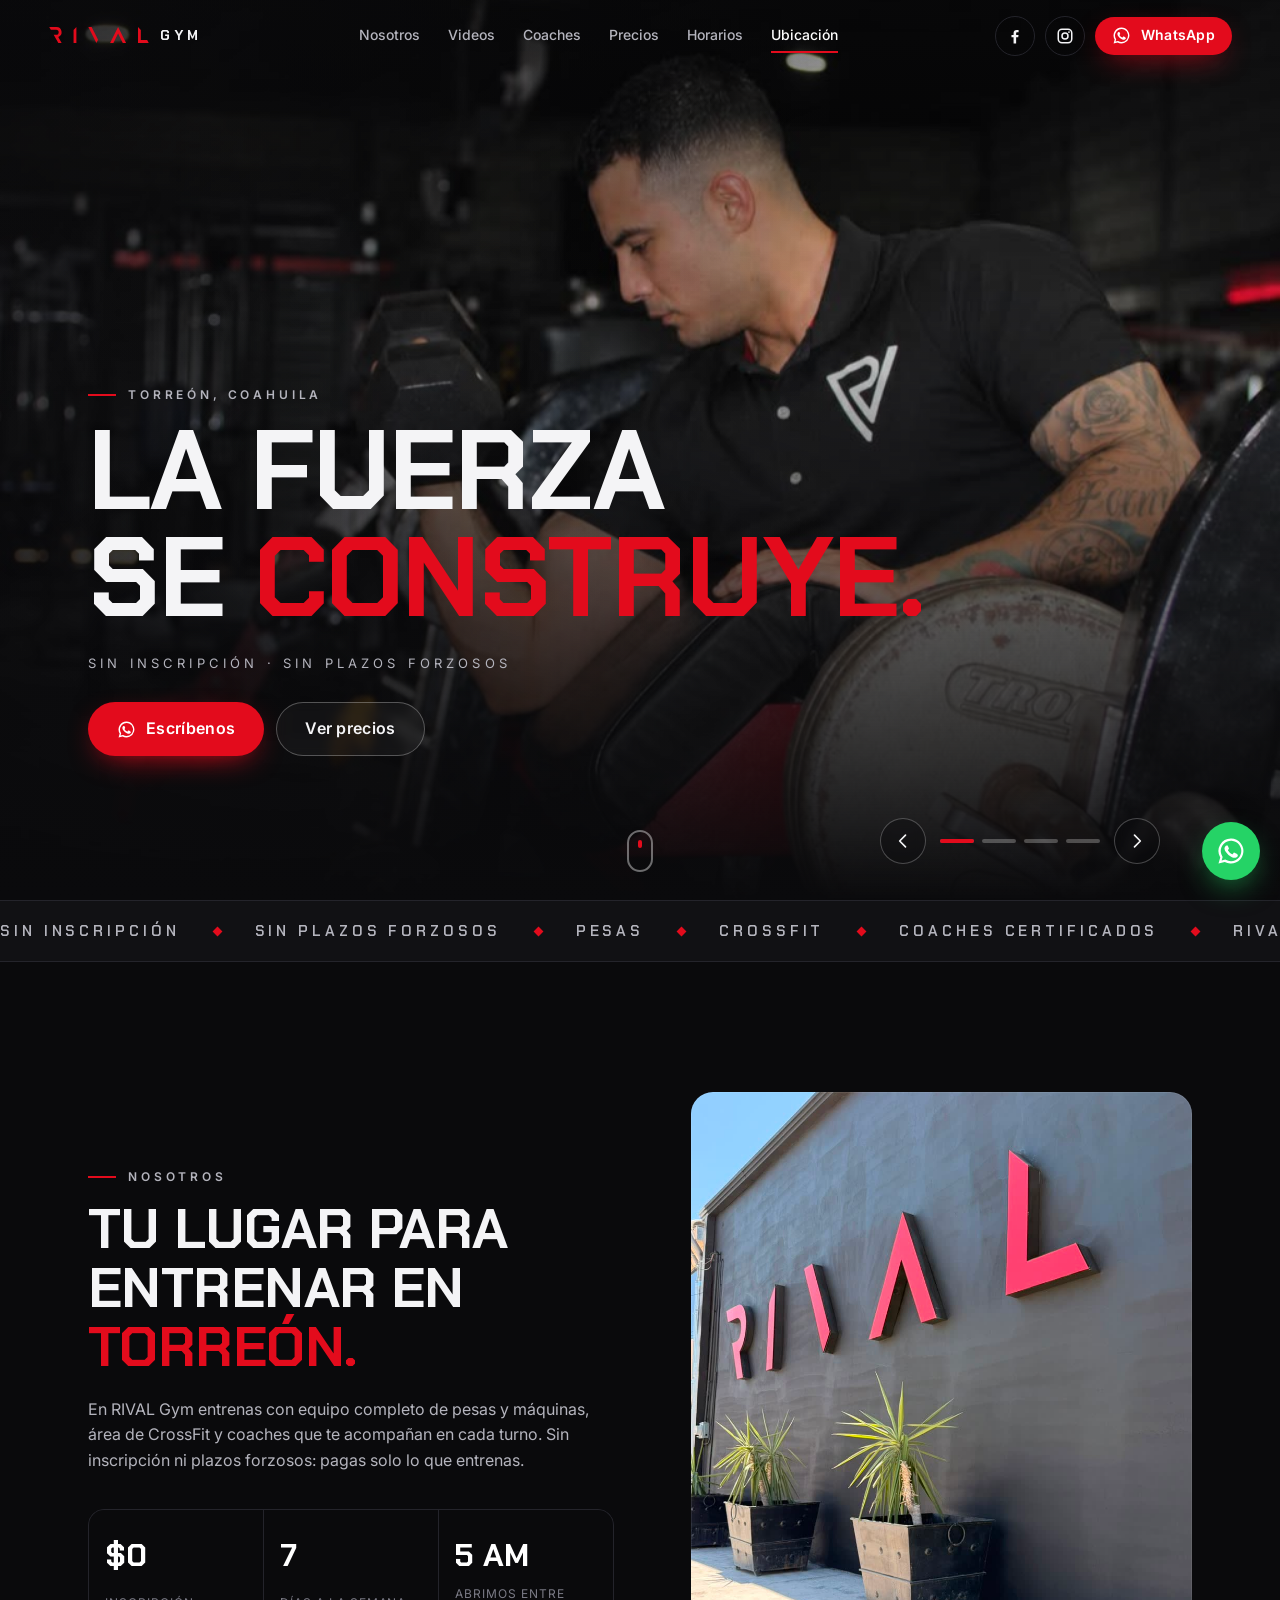
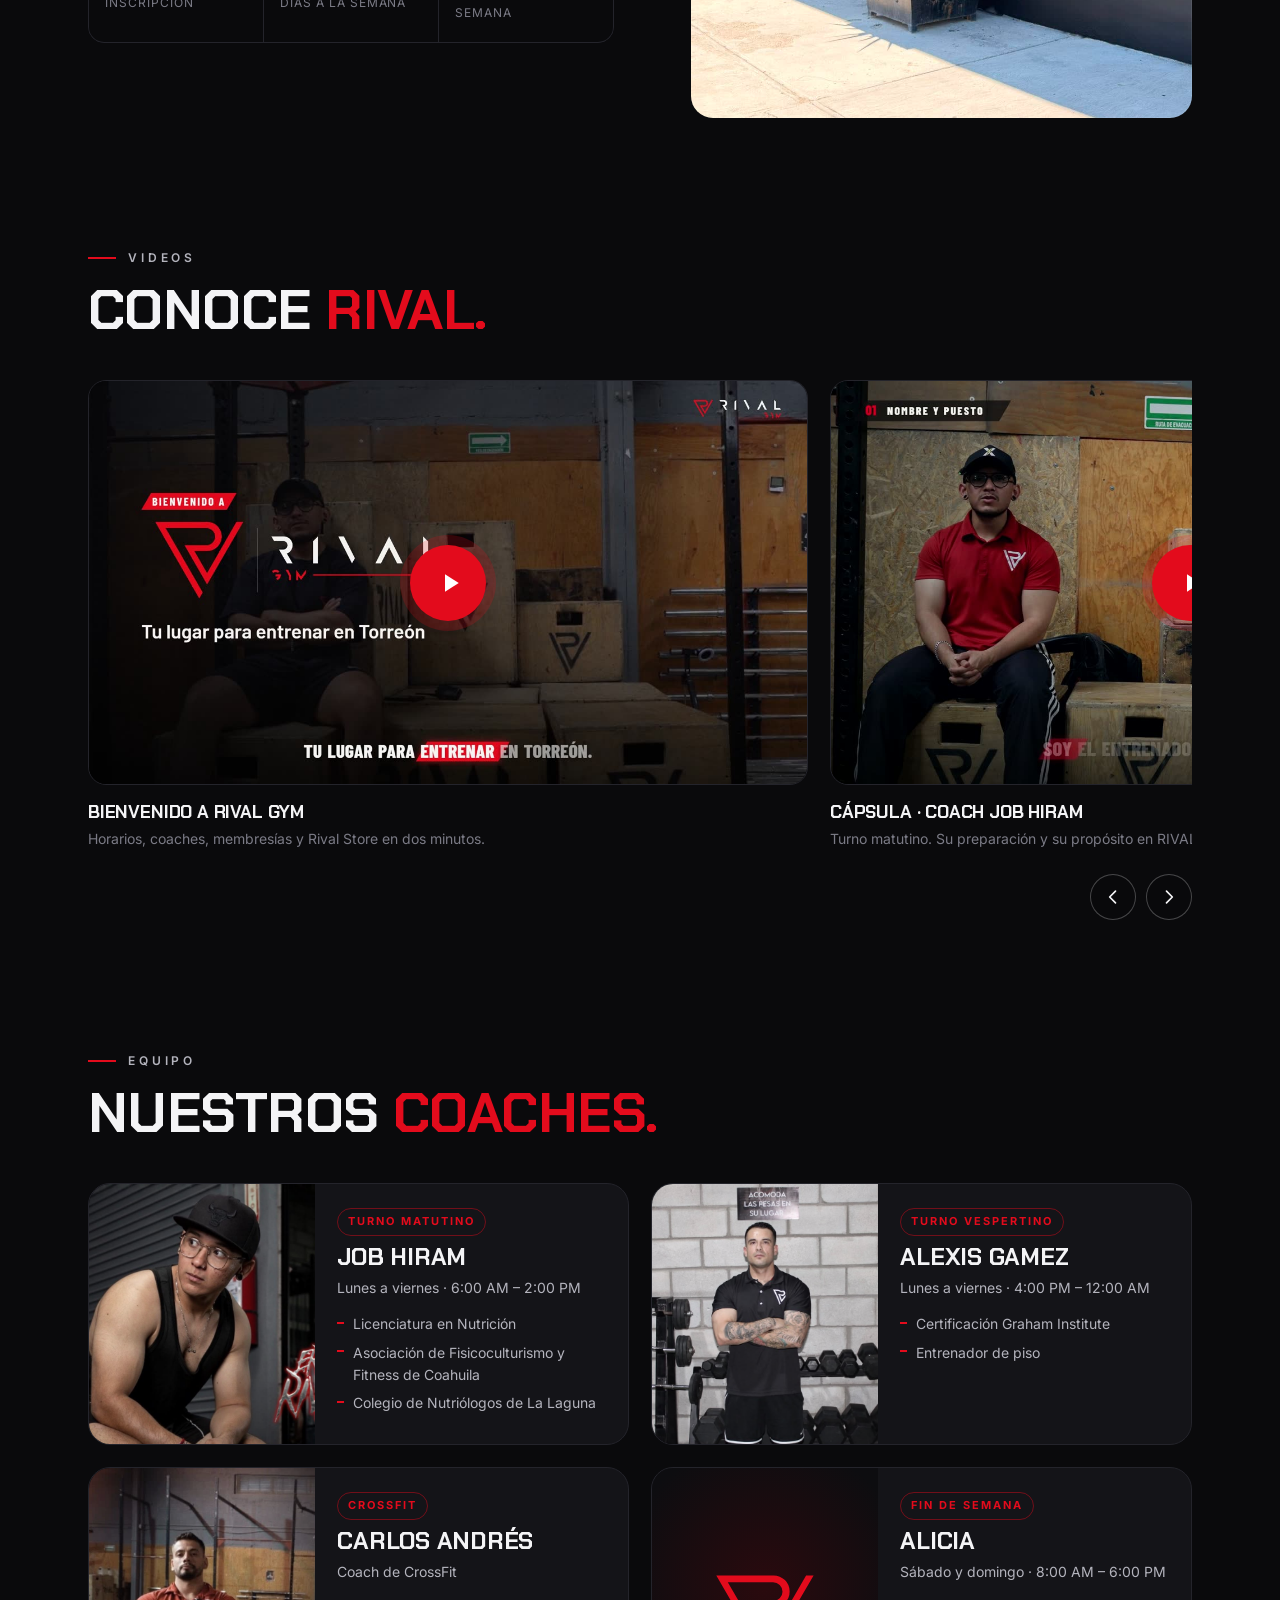
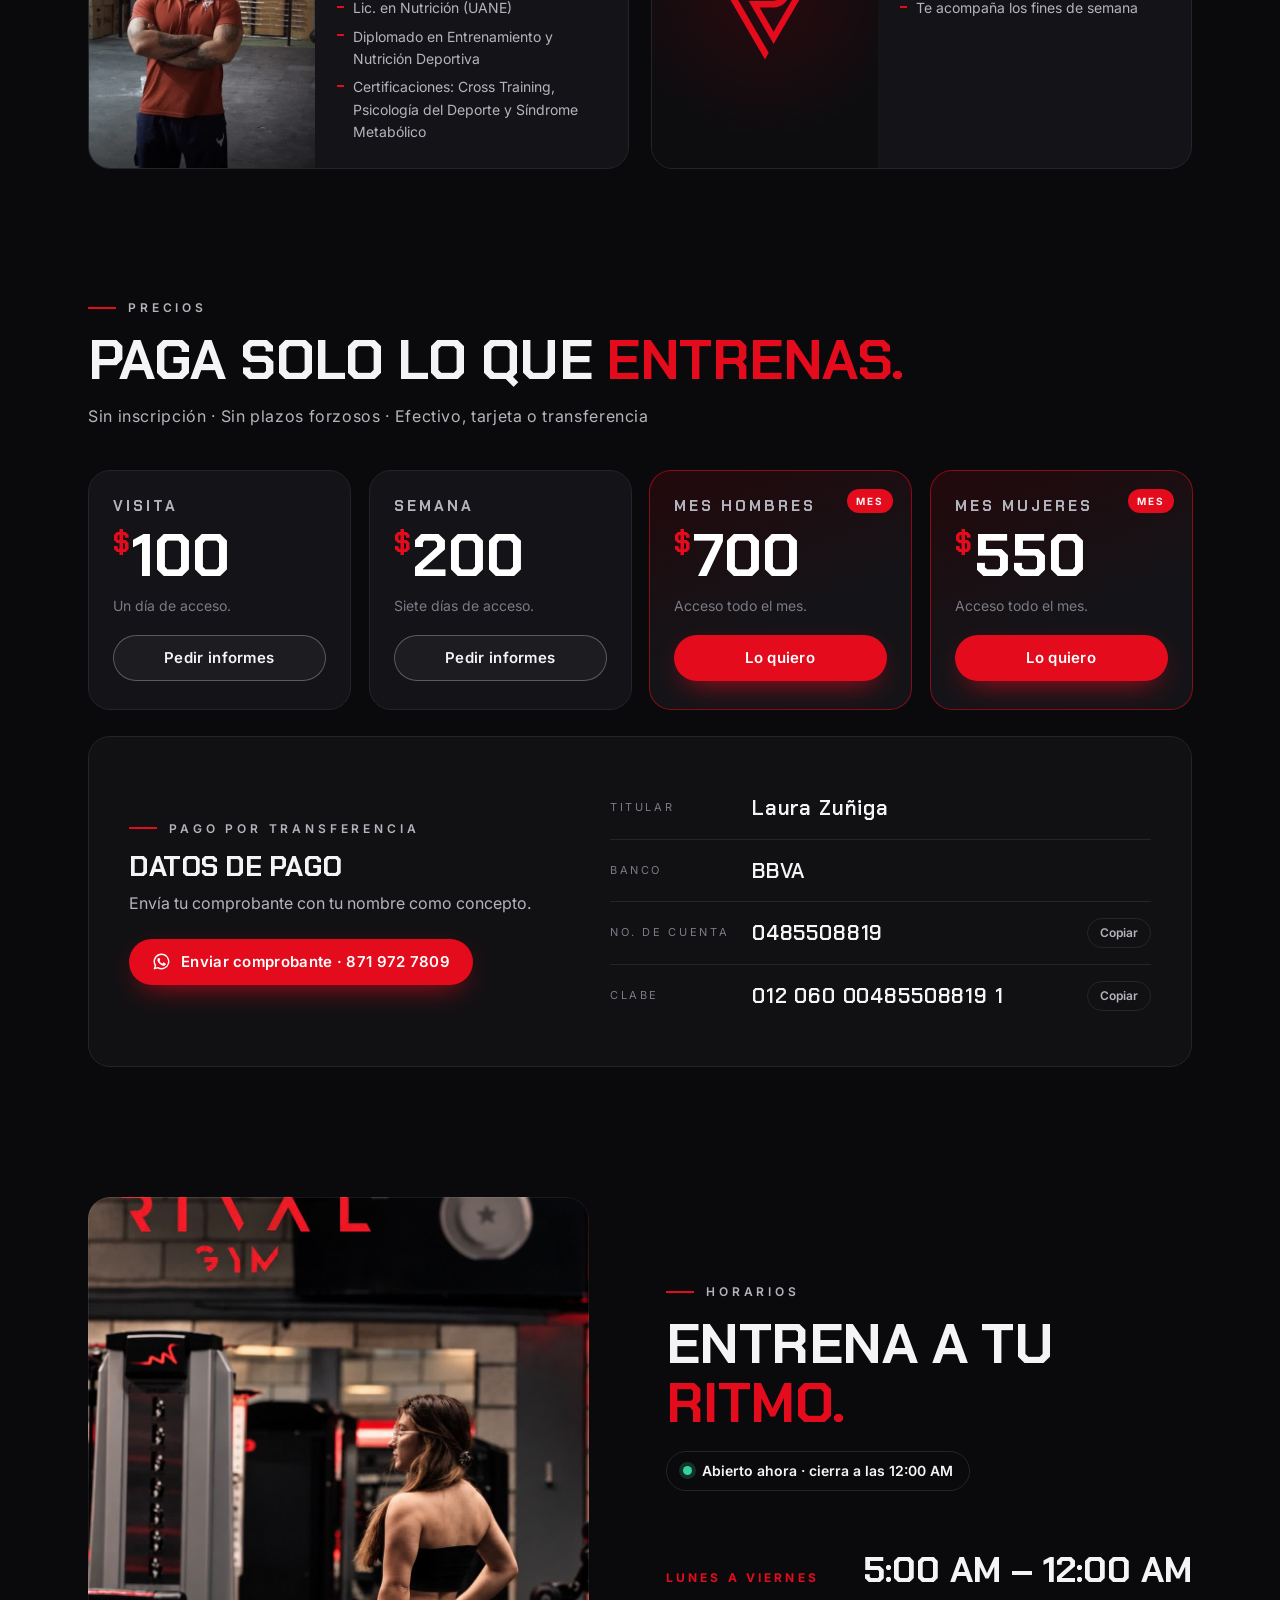
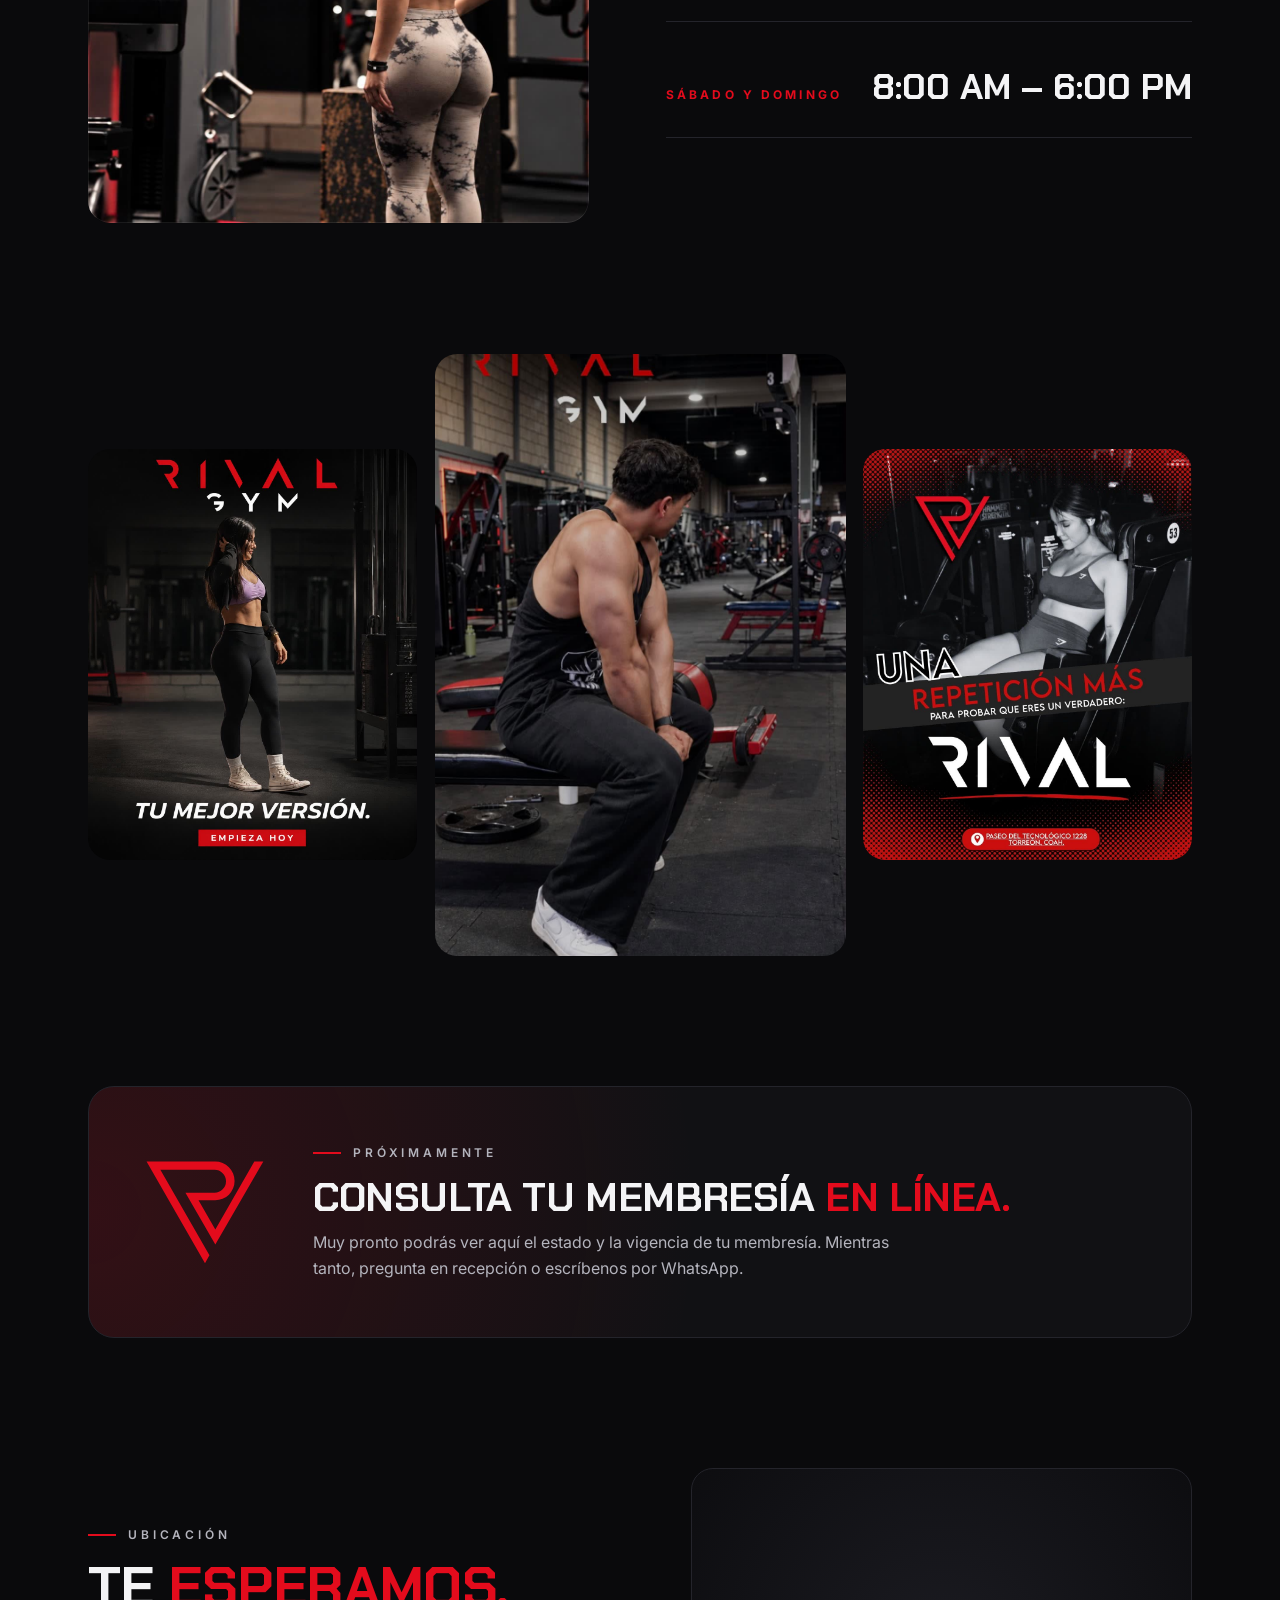
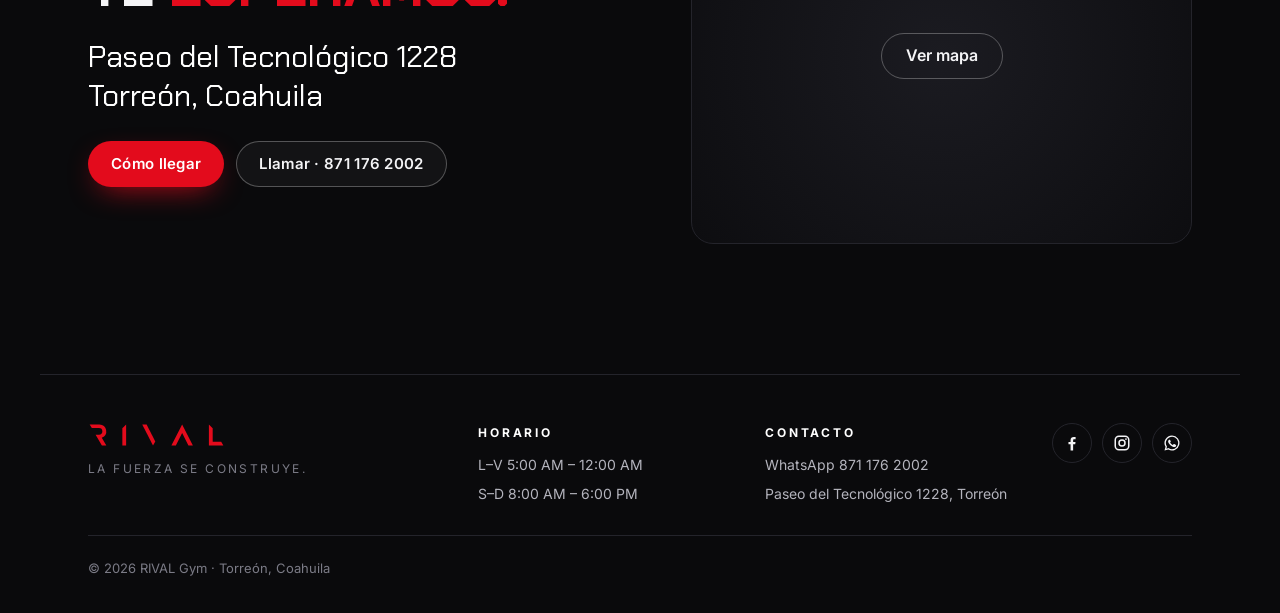
<file: index.html>
<!doctype html>
<html lang="es-MX">
<head>
  <meta charset="utf-8">
  <meta name="viewport" content="width=device-width, initial-scale=1, viewport-fit=cover">
  <title>RIVAL Gym · Torreón</title>
  <meta name="description" content="RIVAL Gym en Torreón, Coahuila. Sin inscripción y sin plazos forzosos. Precios, horarios, coaches y ubicación.">
  <meta name="theme-color" content="#0a0a0c">
  <link rel="manifest" href="manifest-index.webmanifest">
  <link rel="icon" href="assets/img/logo.svg" type="image/svg+xml">
  <link rel="apple-touch-icon" href="assets/img/apple-touch-icon.png">
  <meta property="og:type" content="website">
  <meta property="og:title" content="RIVAL Gym · Torreón">
  <meta property="og:description" content="La fuerza se construye. Sin inscripción y sin plazos forzosos.">
  <meta property="og:image" content="assets/img/sitio/portada-1.jpg">
  <link rel="preconnect" href="https://fonts.googleapis.com">
  <link rel="preconnect" href="https://fonts.gstatic.com" crossorigin>
  <link href="https://fonts.googleapis.com/css2?family=Chakra+Petch:wght@500;600;700&family=Inter:wght@400;500;600;700;800&display=swap" rel="stylesheet">
  <link rel="stylesheet" href="css/sitio.css">
  <script>document.documentElement.classList.add("js")</script>
</head>
<body>
  <a class="skip" href="#precios">Ir a precios</a>

  <!-- ===== Barra superior ===== -->
  <header class="top" id="top">
    <a href="#inicio" class="brand" aria-label="RIVAL Gym, inicio">
      <img src="assets/img/wordmark.svg" alt="RIVAL" width="104" height="18"><span>GYM</span>
    </a>
    <nav class="menu" id="menu" aria-label="Secciones">
      <a href="#nosotros">Nosotros</a>
      <a href="#videos">Videos</a>
      <a href="#coaches">Coaches</a>
      <a href="#precios">Precios</a>
      <a href="#horarios">Horarios</a>
      <a href="#ubicacion">Ubicación</a>
    </nav>
    <div class="top-social">
      <a class="ico" href="https://www.facebook.com/share/18vsscY1s7/?mibextid=wwXIfr" target="_blank" rel="noopener" aria-label="Facebook"><svg viewBox="0 0 24 24"><use href="#i-fb"/></svg></a>
      <a class="ico" href="https://www.instagram.com/rival.gym_" target="_blank" rel="noopener" aria-label="Instagram"><svg viewBox="0 0 24 24"><use href="#i-ig"/></svg></a>
      <a class="btn red sm" href="https://wa.me/528711762002?text=Hola%20RIVAL%20Gym%2C%20quiero%20informes" target="_blank" rel="noopener"><svg viewBox="0 0 24 24"><use href="#i-wa"/></svg><span>WhatsApp</span></a>
      <button class="burger" id="burger" aria-label="Abrir menú" aria-expanded="false" aria-controls="menu"><i></i><i></i></button>
    </div>
  </header>

  <main>
    <!-- ===== Portada con slider ===== -->
    <section class="hero" id="inicio" aria-roledescription="carrusel" aria-label="Presentación">
      <div class="slides">
        <figure class="slide on"><img src="assets/img/sitio/portada-1.jpg" alt="Coach de RIVAL Gym haciendo curl en banco predicador" fetchpriority="high"></figure>
        <figure class="slide"><img src="assets/img/sitio/portada-2.jpg" alt="Atleta haciendo sentadilla overhead con barra" loading="lazy"></figure>
        <figure class="slide"><img src="assets/img/sitio/portada-3.jpg" alt="Socio entrenando tríceps en polea" loading="lazy"></figure>
        <figure class="slide"><img src="assets/img/sitio/portada-4.jpg" alt="Socia haciendo remo con mancuerna" loading="lazy"></figure>
      </div>
      <div class="hero-shade"></div>
      <div class="hero-copy">
        <p class="eyebrow">Torreón, Coahuila</p>
        <h1 class="hero-title" aria-live="polite">
          <span class="ht on">La fuerza<br>se <em>construye.</em></span>
          <span class="ht">Empieza<br><em>hoy.</em></span>
          <span class="ht">Tu mejor<br><em>versión.</em></span>
          <span class="ht">Una repetición<br><em>más.</em></span>
        </h1>
        <p class="hero-sub">Sin inscripción · Sin plazos forzosos</p>
        <div class="hero-cta">
          <a class="btn red lg" href="https://wa.me/528711762002?text=Hola%20RIVAL%20Gym%2C%20quiero%20informes" target="_blank" rel="noopener"><svg viewBox="0 0 24 24"><use href="#i-wa"/></svg>Escríbenos</a>
          <a class="btn ghost lg" href="#precios">Ver precios</a>
        </div>
      </div>
      <div class="hero-ctrl">
        <button class="arrow" data-prev aria-label="Anterior"><svg viewBox="0 0 24 24"><path d="M15 5l-7 7 7 7"/></svg></button>
        <div class="dots" role="tablist"></div>
        <button class="arrow" data-next aria-label="Siguiente"><svg viewBox="0 0 24 24"><path d="M9 5l7 7-7 7"/></svg></button>
      </div>
      <a class="scroll-cue" href="#nosotros" aria-label="Bajar"><span></span></a>
    </section>

    <!-- ===== Cinta ===== -->
    <div class="ticker" aria-hidden="true"><div class="ticker-track">
      <span>Sin inscripción</span><b></b><span>Sin plazos forzosos</span><b></b><span>Pesas</span><b></b><span>CrossFit</span><b></b><span>Coaches certificados</span><b></b><span>Rival Store</span><b></b>
      <span>Sin inscripción</span><b></b><span>Sin plazos forzosos</span><b></b><span>Pesas</span><b></b><span>CrossFit</span><b></b><span>Coaches certificados</span><b></b><span>Rival Store</span><b></b>
    </div></div>

    <!-- ===== Nosotros ===== -->
    <section class="sec split" id="nosotros">
      <div class="split-text rv-l">
        <p class="eyebrow">Nosotros</p>
        <h2>Tu lugar para entrenar en <em>Torreón.</em></h2>
        <p>En RIVAL Gym entrenas con equipo completo de pesas y máquinas, área de CrossFit y coaches que te acompañan en cada turno. Sin inscripción ni plazos forzosos: pagas solo lo que entrenas.</p>
        <ul class="facts">
          <li><strong>$0</strong><span>Inscripción</span></li>
          <li><strong>7</strong><span>Días a la semana</span></li>
          <li><strong>5 AM</strong><span>Abrimos entre semana</span></li>
        </ul>
      </div>
      <figure class="split-media rv-r"><img src="assets/img/sitio/fachada.jpg" alt="Fachada de RIVAL Gym con letras rojas" loading="lazy"></figure>
    </section>

    <!-- ===== Videos ===== -->
    <section class="sec" id="videos">
      <div class="sec-head rv-l">
        <p class="eyebrow">Videos</p>
        <h2>Conoce <em>RIVAL.</em></h2>
      </div>
      <div class="vslider rv-r">
        <div class="vtrack" tabindex="0" aria-label="Videos de RIVAL Gym">
          <article class="vcard">
            <div class="vbox"><video preload="none" playsinline poster="assets/video/conoce-rival.jpg"><source src="assets/video/conoce-rival.mp4" type="video/mp4"></video>
              <button class="vplay" aria-label="Reproducir Bienvenido a RIVAL Gym"><svg viewBox="0 0 24 24"><path d="M8 5v14l11-7z"/></svg></button></div>
            <h3>Bienvenido a RIVAL Gym</h3><p>Horarios, coaches, membresías y Rival Store en dos minutos.</p>
          </article>
          <article class="vcard">
            <div class="vbox"><video preload="none" playsinline poster="assets/video/coach-job-hiram.jpg"><source src="assets/video/coach-job-hiram.mp4" type="video/mp4"></video>
              <button class="vplay" aria-label="Reproducir cápsula de Job Hiram"><svg viewBox="0 0 24 24"><path d="M8 5v14l11-7z"/></svg></button></div>
            <h3>Cápsula · Coach Job Hiram</h3><p>Turno matutino. Su preparación y su propósito en RIVAL.</p>
          </article>
          <article class="vcard">
            <div class="vbox"><video preload="none" playsinline poster="assets/video/coach-alexis-gamez.jpg"><source src="assets/video/coach-alexis-gamez.mp4" type="video/mp4"></video>
              <button class="vplay" aria-label="Reproducir cápsula de Alexis Gamez"><svg viewBox="0 0 24 24"><path d="M8 5v14l11-7z"/></svg></button></div>
            <h3>Cápsula · Coach Alexis Gamez</h3><p>Turno vespertino. Su experiencia y sus metas.</p>
          </article>
        </div>
        <div class="vnav"><button class="arrow" data-vprev aria-label="Video anterior"><svg viewBox="0 0 24 24"><path d="M15 5l-7 7 7 7"/></svg></button><button class="arrow" data-vnext aria-label="Video siguiente"><svg viewBox="0 0 24 24"><path d="M9 5l7 7-7 7"/></svg></button></div>
      </div>
    </section>

    <!-- ===== Coaches ===== -->
    <section class="sec" id="coaches">
      <div class="sec-head rv-r">
        <p class="eyebrow">Equipo</p>
        <h2>Nuestros <em>coaches.</em></h2>
      </div>
      <div class="coaches">
        <article class="coach rv-l">
          <figure><img src="assets/img/sitio/coach-job-hiram-web.jpg" alt="Coach Job Hiram" loading="lazy" style="object-position:45% 20%"></figure>
          <div><span class="tag">Turno matutino</span><h3>Job Hiram</h3><p class="when">Lunes a viernes · 6:00 AM – 2:00 PM</p>
            <ul><li>Licenciatura en Nutrición</li><li>Asociación de Fisicoculturismo y Fitness de Coahuila</li><li>Colegio de Nutriólogos de La Laguna</li></ul></div>
        </article>
        <article class="coach rv-r">
          <figure><img src="assets/img/sitio/coach-alexis-gamez.jpeg" alt="Coach Alexis Gamez" loading="lazy" style="object-position:48% 12%"></figure>
          <div><span class="tag">Turno vespertino</span><h3>Alexis Gamez</h3><p class="when">Lunes a viernes · 4:00 PM – 12:00 AM</p>
            <ul><li>Certificación Graham Institute</li><li>Entrenador de piso</li></ul></div>
        </article>
        <article class="coach rv-l">
          <figure><img src="assets/img/sitio/coach-carlos-andres.jpg" alt="Coach Carlos Andrés" loading="lazy" style="object-position:22% 40%"></figure>
          <div><span class="tag">CrossFit</span><h3>Carlos Andrés</h3><p class="when">Coach de CrossFit</p>
            <ul><li>Lic. en Nutrición (UANE)</li><li>Diplomado en Entrenamiento y Nutrición Deportiva</li><li>Certificaciones: Cross Training, Psicología del Deporte y Síndrome Metabólico</li></ul></div>
        </article>
        <article class="coach rv-r">
          <figure class="mono" aria-hidden="true"><img src="assets/img/logo.svg" alt=""></figure>
          <div><span class="tag">Fin de semana</span><h3>Alicia</h3><p class="when">Sábado y domingo · 8:00 AM – 6:00 PM</p>
            <ul><li>Te acompaña los fines de semana</li></ul></div>
        </article>
      </div>
    </section>

    <!-- ===== Precios ===== -->
    <section class="sec" id="precios">
      <div class="sec-head rv-l">
        <p class="eyebrow">Precios</p>
        <h2>Paga solo lo que <em>entrenas.</em></h2>
        <p class="lead">Sin inscripción · Sin plazos forzosos · Efectivo, tarjeta o transferencia</p>
      </div>
      <div class="prices">
        <article class="price rv-l"><h3>Visita</h3><p class="amt"><sup>$</sup>100</p><p>Un día de acceso.</p><a class="btn ghost" data-plan="una visita" href="#">Pedir informes</a></article>
        <article class="price rv-l"><h3>Semana</h3><p class="amt"><sup>$</sup>200</p><p>Siete días de acceso.</p><a class="btn ghost" data-plan="la semana" href="#">Pedir informes</a></article>
        <article class="price hot rv-r"><span class="ribbon">Mes</span><h3>Mes hombres</h3><p class="amt"><sup>$</sup>700</p><p>Acceso todo el mes.</p><a class="btn red" data-plan="el mes de hombres" href="#">Lo quiero</a></article>
        <article class="price hot rv-r"><span class="ribbon">Mes</span><h3>Mes mujeres</h3><p class="amt"><sup>$</sup>550</p><p>Acceso todo el mes.</p><a class="btn red" data-plan="el mes de mujeres" href="#">Lo quiero</a></article>
      </div>

      <div class="bank rv-up">
        <div><p class="eyebrow">Pago por transferencia</p><h3>Datos de pago</h3>
          <p class="muted">Envía tu comprobante con tu nombre como concepto.</p>
          <a class="btn red" href="https://wa.me/528719727809?text=Hola%2C%20env%C3%ADo%20mi%20comprobante%20de%20pago" target="_blank" rel="noopener"><svg viewBox="0 0 24 24"><use href="#i-wa"/></svg>Enviar comprobante · 871 972 7809</a></div>
        <dl>
          <div><dt>Titular</dt><dd>Laura Zuñiga</dd></div>
          <div><dt>Banco</dt><dd>BBVA</dd></div>
          <div><dt>No. de cuenta</dt><dd><span>0485508819</span><button class="copy" data-copy="0485508819" aria-label="Copiar número de cuenta">Copiar</button></dd></div>
          <div><dt>CLABE</dt><dd><span>012 060 00485508819 1</span><button class="copy" data-copy="012060004855088191" aria-label="Copiar CLABE">Copiar</button></dd></div>
        </dl>
      </div>
    </section>

    <!-- ===== Horarios ===== -->
    <section class="sec split rev" id="horarios">
      <figure class="split-media rv-l"><img src="assets/img/sitio/maquinas.jpg" alt="Área de máquinas de RIVAL Gym" loading="lazy"></figure>
      <div class="split-text rv-r">
        <p class="eyebrow">Horarios</p>
        <h2>Entrena a tu <em>ritmo.</em></h2>
        <p class="status" id="status" hidden><i></i><span></span></p>
        <div class="hours">
          <div><span>Lunes a viernes</span><strong>5:00 AM – 12:00 AM</strong></div>
          <div><span>Sábado y domingo</span><strong>8:00 AM – 6:00 PM</strong></div>
        </div>
      </div>
    </section>

    <!-- ===== Galería ===== -->
    <section class="sec" id="galeria" aria-label="Galería">
      <div class="gallery">
        <figure class="rv-l"><img src="assets/img/sitio/tu-mejor-version.jpg" alt="Tu mejor versión, RIVAL Gym" loading="lazy"></figure>
        <figure class="rv-up"><img src="assets/img/sitio/banco.jpg" alt="Socio en el área de pesas" loading="lazy"></figure>
        <figure class="rv-r"><img src="assets/img/sitio/una-repeticion-mas.jpg" alt="Una repetición más para probar que eres un verdadero RIVAL" loading="lazy"></figure>
      </div>
    </section>

    <!-- ===== Próximamente ===== -->
    <section class="sec soon rv-up" aria-label="Próximamente">
      <img src="assets/img/logo.svg" alt="" class="soon-logo">
      <div><p class="eyebrow">Próximamente</p><h2>Consulta tu membresía <em>en línea.</em></h2>
        <p class="muted">Muy pronto podrás ver aquí el estado y la vigencia de tu membresía. Mientras tanto, pregunta en recepción o escríbenos por WhatsApp.</p></div>
    </section>

    <!-- ===== Ubicación ===== -->
    <section class="sec split" id="ubicacion">
      <div class="split-text rv-l">
        <p class="eyebrow">Ubicación</p>
        <h2>Te <em>esperamos.</em></h2>
        <p class="addr">Paseo del Tecnológico 1228<br>Torreón, Coahuila</p>
        <div class="row">
          <a class="btn red" href="https://www.google.com/maps/search/?api=1&query=RIVAL%20Gym%20Paseo%20del%20Tecnol%C3%B3gico%201228%20Torre%C3%B3n%20Coahuila" target="_blank" rel="noopener">Cómo llegar</a>
          <a class="btn ghost" href="tel:+528711762002">Llamar · 871 176 2002</a>
        </div>
      </div>
      <div class="map rv-r" id="map"><button class="map-load" type="button">Ver mapa</button></div>
    </section>
  </main>

  <!-- ===== Pie ===== -->
  <footer class="foot">
    <div class="foot-brand"><img src="assets/img/wordmark.svg" alt="RIVAL" width="140" height="25"><p>La fuerza se construye.</p></div>
    <div class="foot-col"><b>Horario</b><span>L–V 5:00 AM – 12:00 AM</span><span>S–D 8:00 AM – 6:00 PM</span></div>
    <div class="foot-col"><b>Contacto</b><a href="https://wa.me/528711762002" target="_blank" rel="noopener">WhatsApp 871 176 2002</a><span>Paseo del Tecnológico 1228, Torreón</span></div>
    <div class="foot-social">
      <a class="ico" href="https://www.facebook.com/share/18vsscY1s7/?mibextid=wwXIfr" target="_blank" rel="noopener" aria-label="Facebook"><svg viewBox="0 0 24 24"><use href="#i-fb"/></svg></a>
      <a class="ico" href="https://www.instagram.com/rival.gym_" target="_blank" rel="noopener" aria-label="Instagram"><svg viewBox="0 0 24 24"><use href="#i-ig"/></svg></a>
      <a class="ico" href="https://wa.me/528711762002" target="_blank" rel="noopener" aria-label="WhatsApp"><svg viewBox="0 0 24 24"><use href="#i-wa"/></svg></a>
    </div>
    <p class="copy-line">© <span id="year">2026</span> RIVAL Gym · Torreón, Coahuila</p>
  </footer>

  <a class="wa-float" href="https://wa.me/528711762002?text=Hola%20RIVAL%20Gym%2C%20quiero%20informes" target="_blank" rel="noopener" aria-label="Escríbenos por WhatsApp"><svg viewBox="0 0 24 24"><use href="#i-wa"/></svg></a>

  <!-- Íconos -->
  <svg width="0" height="0" style="position:absolute" aria-hidden="true">
    <symbol id="i-wa" viewBox="0 0 24 24"><path fill="currentColor" d="M12 2a10 10 0 0 0-8.6 15.1L2 22l5-1.3A10 10 0 1 0 12 2zm0 18.2a8.2 8.2 0 0 1-4.2-1.2l-.3-.2-3 .8.8-2.9-.2-.3A8.2 8.2 0 1 1 12 20.2zm4.5-6.1c-.2-.1-1.5-.7-1.7-.8s-.4-.1-.6.1-.7.8-.8 1-.3.2-.5.1a6.7 6.7 0 0 1-3.3-2.9c-.3-.4.3-.4.7-1.4.1-.2 0-.3 0-.4l-.8-1.8c-.2-.5-.4-.4-.6-.4h-.5a1 1 0 0 0-.7.3 3 3 0 0 0-.9 2.2 5.2 5.2 0 0 0 1.1 2.7 11.8 11.8 0 0 0 4.5 4c1.7.7 2.3.8 3.2.6.5-.1 1.5-.6 1.7-1.2s.2-1.1.2-1.2-.2-.2-.4-.3z"/></symbol>
    <symbol id="i-ig" viewBox="0 0 24 24"><g fill="none" stroke="currentColor" stroke-width="2"><rect x="3" y="3" width="18" height="18" rx="5"/><circle cx="12" cy="12" r="4"/></g><circle cx="17.3" cy="6.7" r="1.2" fill="currentColor"/></symbol>
    <symbol id="i-fb" viewBox="0 0 24 24"><path fill="currentColor" d="M13.5 22v-8.2h2.8l.4-3.2h-3.2V8.5c0-.9.3-1.6 1.6-1.6h1.7V4.1a23 23 0 0 0-2.5-.1c-2.5 0-4.2 1.5-4.2 4.3v2.3H7.3v3.2h2.8V22z"/></symbol>
  </svg>

  <script src="js/sitio.js" defer></script>
</body>
</html>
</file>
<file: css/sitio.css>
/* RIVAL Gym — sitio informativo. Negro, rojo, minimalista. */
:root {
  --red: #e30b1c;
  --red-2: #ff2a3a;
  --bg: #0a0a0c;
  --bg-2: #111114;
  --card: #141418;
  --line: #24242b;
  --text: #f4f4f6;
  --text-2: #b4b4bd;
  --text-3: #7b7b86;
  --font: "Inter", system-ui, -apple-system, "Segoe UI", Roboto, sans-serif;
  --display: "Chakra Petch", "Inter", system-ui, sans-serif;
  --ease: cubic-bezier(.2, .8, .2, 1);
  --gutter: clamp(16px, 4vw, 48px);
  --wide: 1200px;
  color-scheme: dark;
}

* { box-sizing: border-box; }
html { scroll-behavior: smooth; scroll-padding-top: 76px; -webkit-text-size-adjust: 100%; }
body { margin: 0; background: var(--bg); color: var(--text); font: 400 16px/1.6 var(--font); -webkit-font-smoothing: antialiased; overflow-x: hidden; }
img, svg, video { display: block; max-width: 100%; }
a { color: inherit; text-decoration: none; }
button { font: inherit; color: inherit; cursor: pointer; }
:focus-visible { outline: 2px solid var(--red); outline-offset: 3px; }
::selection { background: var(--red); color: #fff; }
em { font-style: normal; color: var(--red); }
h1, h2, h3 { font-family: var(--display); line-height: 1.05; margin: 0; letter-spacing: -.01em; }
h2 { font-size: clamp(32px, 5vw, 56px); text-transform: uppercase; }
h3 { font-size: 20px; text-transform: uppercase; }
p { margin: 0; }
.muted { color: var(--text-2); }
.eyebrow { font-size: 12px; font-weight: 600; letter-spacing: .32em; text-transform: uppercase; color: var(--text-2); display: flex; align-items: center; gap: 12px; margin-bottom: 14px; }
.eyebrow::before { content: ""; width: 28px; height: 2px; background: var(--red); }
.skip { position: absolute; left: -999px; top: 8px; z-index: 100; background: var(--red); padding: 8px 14px; border-radius: 8px; }
.skip:focus { left: 8px; }
.row { display: flex; flex-wrap: wrap; gap: 12px; }

/* ---------- Botones ---------- */
.btn { display: inline-flex; align-items: center; justify-content: center; gap: 10px; height: 46px; padding: 0 22px; border-radius: 999px; border: 1px solid transparent; font-weight: 600; font-size: 15px; letter-spacing: .02em; transition: .25s var(--ease); white-space: nowrap; }
.btn svg { width: 19px; height: 19px; }
.btn.sm { height: 38px; padding: 0 16px; font-size: 14px; }
.btn.lg { height: 54px; padding: 0 28px; font-size: 16px; }
.btn.red { background: var(--red); color: #fff; box-shadow: 0 10px 30px -12px var(--red); }
.btn.red:hover { background: var(--red-2); transform: translateY(-2px); }
.btn.ghost { border-color: rgba(255, 255, 255, .28); background: rgba(255, 255, 255, .04); backdrop-filter: blur(6px); }
.btn.ghost:hover { border-color: #fff; background: rgba(255, 255, 255, .1); }
.ico { width: 40px; height: 40px; display: grid; place-items: center; border-radius: 50%; border: 1px solid var(--line); transition: .25s var(--ease); }
.ico svg { width: 18px; height: 18px; }
.ico:hover { border-color: var(--red); color: var(--red); transform: translateY(-2px); }
.arrow { width: 46px; height: 46px; border-radius: 50%; border: 1px solid rgba(255, 255, 255, .25); background: rgba(10, 10, 12, .35); display: grid; place-items: center; transition: .25s var(--ease); backdrop-filter: blur(6px); }
.arrow svg { width: 20px; height: 20px; fill: none; stroke: currentColor; stroke-width: 2; stroke-linecap: round; stroke-linejoin: round; }
.arrow:hover { border-color: var(--red); background: var(--red); }

/* ---------- Barra superior ---------- */
.top { position: fixed; inset: 0 0 auto; z-index: 50; display: flex; align-items: center; justify-content: space-between; gap: 20px; height: 72px; padding: 0 var(--gutter); transition: background .35s, border-color .35s, height .35s; border-bottom: 1px solid transparent; }
.top.solid { background: rgba(10, 10, 12, .86); backdrop-filter: blur(14px); border-color: var(--line); height: 64px; }
.brand { display: flex; align-items: center; gap: 10px; }
.brand img { height: 18px; width: auto; }
.brand span { font-family: var(--display); font-weight: 700; letter-spacing: .3em; font-size: 14px; }
.menu { display: flex; gap: 28px; font-size: 14px; font-weight: 500; }
.menu a { position: relative; color: var(--text-2); transition: color .2s; padding: 6px 0; }
.menu a::after { content: ""; position: absolute; left: 0; right: 0; bottom: 0; height: 2px; background: var(--red); transform: scaleX(0); transition: transform .3s var(--ease); }
.menu a:hover, .menu a.on { color: #fff; }
.menu a:hover::after, .menu a.on::after { transform: scaleX(1); }
.top-social { display: flex; align-items: center; gap: 10px; }
.burger { display: none; width: 42px; height: 42px; border-radius: 50%; border: 1px solid var(--line); background: none; position: relative; }
.burger i { position: absolute; left: 12px; right: 12px; height: 2px; background: #fff; transition: .3s var(--ease); }
.burger i:first-child { top: 16px; } .burger i:last-child { top: 23px; }
.burger[aria-expanded="true"] i:first-child { top: 20px; transform: rotate(45deg); }
.burger[aria-expanded="true"] i:last-child { top: 20px; transform: rotate(-45deg); }

/* ---------- Portada ---------- */
.hero { position: relative; height: 100svh; min-height: 560px; overflow: hidden; display: flex; align-items: flex-end; }
.slides, .slide { position: absolute; inset: 0; margin: 0; }
.slide { opacity: 0; transition: opacity 1.2s ease; }
.slide img { width: 100%; height: 100%; object-fit: cover; object-position: 50% 35%; transform: scale(1.12); }
.slide.on { opacity: 1; }
.slide.on img { animation: kenburns 7s linear forwards; }
@keyframes kenburns { from { transform: scale(1.12); } to { transform: scale(1); } }
.hero-shade { position: absolute; inset: 0; background: linear-gradient(180deg, rgba(10, 10, 12, .55) 0%, rgba(10, 10, 12, .1) 35%, rgba(10, 10, 12, .65) 70%, var(--bg) 100%), linear-gradient(90deg, rgba(10, 10, 12, .75), transparent 65%); }
.hero-copy { position: relative; z-index: 2; width: 100%; max-width: var(--wide); margin: 0 auto; padding: 0 var(--gutter) clamp(110px, 16vh, 150px); }
.hero-title { display: grid; font-size: clamp(42px, 9vw, 112px); text-transform: uppercase; line-height: .95; margin-bottom: 22px; }
.ht { grid-area: 1 / 1; align-self: end; opacity: 0; transform: translateX(-40px); transition: opacity .7s var(--ease), transform .9s var(--ease); }
.ht.on { opacity: 1; transform: none; transition-delay: .25s; }
.hero-sub { font-size: 13px; letter-spacing: .32em; text-transform: uppercase; color: var(--text-2); margin-bottom: 28px; }
.hero-cta { display: flex; flex-wrap: wrap; gap: 12px; }
.hero-ctrl { position: absolute; z-index: 3; right: calc(var(--gutter) + 72px); bottom: 36px; display: flex; align-items: center; gap: 14px; }
.dots { display: flex; gap: 8px; }
.dots button { width: 34px; height: 4px; padding: 0; border: 0; border-radius: 4px; background: rgba(255, 255, 255, .25); overflow: hidden; position: relative; }
.dots button::after { content: ""; position: absolute; inset: 0; background: var(--red); transform: scaleX(0); transform-origin: left; }
.dots button.on::after { animation: fill var(--dur, 6s) linear forwards; }
.hero.paused .dots button.on::after { animation-play-state: paused; }
@keyframes fill { to { transform: scaleX(1); } }
.scroll-cue { position: absolute; z-index: 3; left: 50%; bottom: 28px; width: 26px; height: 42px; border: 2px solid rgba(255, 255, 255, .4); border-radius: 14px; transform: translateX(-50%); }
.scroll-cue span { position: absolute; left: 50%; top: 8px; width: 4px; height: 8px; margin-left: -2px; border-radius: 2px; background: var(--red); animation: cue 1.8s infinite; }
@keyframes cue { 0% { opacity: 0; transform: translateY(0); } 40% { opacity: 1; } 100% { opacity: 0; transform: translateY(14px); } }

/* ---------- Cinta ---------- */
.ticker { border-block: 1px solid var(--line); background: var(--bg-2); overflow: hidden; padding: 18px 0; }
.ticker-track { display: flex; align-items: center; gap: 34px; width: max-content; animation: tick 38s linear infinite; }
.ticker span { font-family: var(--display); font-weight: 600; font-size: 15px; letter-spacing: .26em; text-transform: uppercase; color: var(--text-2); white-space: nowrap; }
.ticker b { width: 7px; height: 7px; background: var(--red); transform: rotate(45deg); flex: none; }
@keyframes tick { to { transform: translateX(-50%); } }

/* ---------- Secciones ---------- */
.sec { max-width: var(--wide); margin: 0 auto; padding: clamp(72px, 11vw, 130px) var(--gutter) 0; }
.sec-head { margin-bottom: 40px; }
.lead { margin-top: 14px; color: var(--text-2); letter-spacing: .04em; }
.split { display: grid; grid-template-columns: 1.05fr 1fr; gap: clamp(32px, 6vw, 80px); align-items: center; }
.split.rev { grid-template-columns: 1fr 1.05fr; }
.split-text > p:not(.eyebrow) { color: var(--text-2); margin-top: 20px; max-width: 52ch; }
.split-media { margin: 0; border-radius: 22px; overflow: hidden; aspect-ratio: 4 / 5; max-height: 640px; position: relative; }
.split-media img { width: 100%; height: 100%; object-fit: cover; transition: transform 1.2s var(--ease); }
.split-media:hover img { transform: scale(1.04); }
.split-media::after { content: ""; position: absolute; inset: 0; border: 1px solid rgba(255, 255, 255, .08); border-radius: inherit; pointer-events: none; }
.facts { list-style: none; padding: 0; margin: 36px 0 0; display: grid; grid-template-columns: repeat(3, 1fr); gap: 1px; background: var(--line); border: 1px solid var(--line); border-radius: 16px; overflow: hidden; }
.facts li { background: var(--bg); padding: 20px 16px; display: grid; gap: 2px; }
.facts strong { font-family: var(--display); font-size: clamp(24px, 3vw, 32px); color: #fff; }
.facts span { font-size: 12px; color: var(--text-3); letter-spacing: .08em; text-transform: uppercase; }

/* ---------- Videos ---------- */
.vslider { position: relative; }
.vtrack { display: grid; grid-auto-flow: column; grid-auto-columns: min(78%, 720px); gap: 22px; overflow-x: auto; scroll-snap-type: x mandatory; scrollbar-width: none; padding-bottom: 6px; outline: none; }
.vtrack::-webkit-scrollbar { display: none; }
.vcard { scroll-snap-align: start; }
.vbox { position: relative; aspect-ratio: 16 / 9; border-radius: 18px; overflow: hidden; background: #000; border: 1px solid var(--line); }
.vbox video { width: 100%; height: 100%; object-fit: cover; }
.vplay { position: absolute; inset: 0; margin: auto; width: 76px; height: 76px; border-radius: 50%; border: 0; background: var(--red); display: grid; place-items: center; box-shadow: 0 0 0 10px rgba(227, 11, 28, .2); transition: .3s var(--ease); }
.vplay svg { width: 30px; height: 30px; fill: #fff; margin-left: 4px; }
.vplay:hover { transform: scale(1.08); box-shadow: 0 0 0 16px rgba(227, 11, 28, .18); }
.vbox.playing .vplay { opacity: 0; pointer-events: none; transform: scale(.6); }
.vcard h3 { margin-top: 18px; font-size: 18px; }
.vcard p { color: var(--text-3); font-size: 14px; margin-top: 6px; }
.vnav { display: flex; gap: 10px; justify-content: flex-end; margin-top: 18px; }

/* ---------- Coaches ---------- */
.coaches { display: grid; grid-template-columns: repeat(2, minmax(0, 1fr)); gap: 22px; }
.coach { display: grid; grid-template-columns: 42% 1fr; border: 1px solid var(--line); border-radius: 22px; overflow: hidden; background: var(--card); transition: border-color .3s, transform .4s var(--ease); }
.coach:hover { border-color: rgba(227, 11, 28, .6); }
.coach figure { margin: 0; min-height: 260px; background: #0d0d10; }
.coach figure img { width: 100%; height: 100%; object-fit: cover; filter: grayscale(.25); transition: filter .4s, transform 1s var(--ease); }
.coach:hover figure img { filter: none; transform: scale(1.05); }
.coach figure.mono { display: grid; place-items: center; background: radial-gradient(circle at 50% 40%, #2a0a0e, #0d0d10 70%); }
.coach figure.mono img { width: 44%; height: auto; filter: none; }
.coach > div { padding: 24px 22px; display: flex; flex-direction: column; gap: 8px; }
.coach h3 { font-size: 24px; }
.tag { align-self: flex-start; font-size: 11px; font-weight: 700; letter-spacing: .18em; text-transform: uppercase; color: var(--red); border: 1px solid rgba(227, 11, 28, .45); padding: 4px 10px; border-radius: 999px; }
.when { color: var(--text-2); font-size: 14px; }
.coach ul { margin: 6px 0 0; padding: 0; list-style: none; display: grid; gap: 6px; font-size: 14px; color: var(--text-2); }
.coach li { padding-left: 16px; position: relative; }
.coach li::before { content: ""; position: absolute; left: 0; top: .62em; width: 7px; height: 2px; background: var(--red); }

/* ---------- Precios ---------- */
.prices { display: grid; grid-template-columns: repeat(4, minmax(0, 1fr)); gap: 18px; }
.price { position: relative; border: 1px solid var(--line); border-radius: 22px; padding: 28px 24px; background: var(--card); display: flex; flex-direction: column; gap: 10px; transition: transform .4s var(--ease), border-color .3s; }
.price:hover { transform: translateY(-6px); border-color: rgba(255, 255, 255, .2); }
.price.hot { background: linear-gradient(160deg, #22080b, var(--card) 60%); border-color: rgba(227, 11, 28, .55); }
.price h3 { font-size: 15px; letter-spacing: .2em; color: var(--text-2); }
.amt { font-family: var(--display); font-weight: 700; font-size: clamp(44px, 5vw, 60px); line-height: 1; color: #fff; }
.amt sup { font-size: .45em; color: var(--red); vertical-align: top; position: relative; top: .15em; margin-right: 2px; }
.price p:not(.amt) { color: var(--text-3); font-size: 14px; flex: 1; }
.price .btn { margin-top: 8px; }
.ribbon { position: absolute; top: 18px; right: 18px; font-size: 10px; font-weight: 700; letter-spacing: .2em; text-transform: uppercase; background: var(--red); padding: 4px 9px; border-radius: 999px; }
.bank { margin-top: 26px; display: grid; grid-template-columns: 1fr 1.2fr; gap: 30px; align-items: center; border: 1px solid var(--line); border-radius: 22px; padding: clamp(24px, 4vw, 40px); background: var(--bg-2); }
.bank h3 { font-size: 28px; margin-bottom: 10px; }
.bank .btn { margin-top: 22px; }
.bank dl { margin: 0; display: grid; gap: 0; }
.bank dl > div { display: grid; grid-template-columns: 130px 1fr; align-items: center; gap: 12px; padding: 14px 0; border-bottom: 1px solid var(--line); }
.bank dl > div:last-child { border-bottom: 0; }
.bank dt { font-size: 11px; letter-spacing: .24em; text-transform: uppercase; color: var(--text-3); }
.bank dd { margin: 0; display: flex; align-items: center; justify-content: space-between; gap: 10px; font-family: var(--display); font-size: clamp(15px, 1.9vw, 21px); font-weight: 600; letter-spacing: .04em; }
.bank dd span { white-space: nowrap; }
.copy { flex: none; height: 30px; padding: 0 12px; border-radius: 999px; border: 1px solid var(--line); background: none; font-family: var(--font); font-size: 12px; font-weight: 600; color: var(--text-2); transition: .2s; }
.copy:hover { border-color: var(--red); color: #fff; }
.copy.done { background: var(--red); border-color: var(--red); color: #fff; }

/* ---------- Horarios ---------- */
.hours { margin-top: 28px; display: grid; gap: 14px; }
.hours div { display: flex; justify-content: space-between; align-items: baseline; gap: 16px; flex-wrap: wrap; padding: 22px 0; border-bottom: 1px solid var(--line); }
.hours span { font-size: 12px; letter-spacing: .26em; text-transform: uppercase; color: var(--red); font-weight: 700; }
.hours strong { font-family: var(--display); font-size: clamp(24px, 3.2vw, 36px); }
.status { display: inline-flex !important; align-items: center; gap: 10px; margin-top: 18px !important; padding: 8px 16px; border-radius: 999px; border: 1px solid var(--line); font-size: 14px; font-weight: 600; color: var(--text) !important; }
.status[hidden] { display: none !important; }
.status i { width: 9px; height: 9px; border-radius: 50%; background: var(--text-3); }
.status.open i { background: #34d399; box-shadow: 0 0 0 4px rgba(52, 211, 153, .2); animation: pulse 2s infinite; }
@keyframes pulse { 50% { box-shadow: 0 0 0 8px rgba(52, 211, 153, 0); } }

/* ---------- Galería ---------- */
.gallery { display: grid; grid-template-columns: 1fr 1.25fr 1fr; gap: 18px; align-items: center; }
.gallery figure { margin: 0; border-radius: 22px; overflow: hidden; aspect-ratio: 4 / 5; }
.gallery figure:nth-child(2) { aspect-ratio: 3 / 4.4; }
.gallery img { width: 100%; height: 100%; object-fit: cover; transition: transform 1.2s var(--ease); }
.gallery figure:hover img { transform: scale(1.05); }

/* ---------- Próximamente ---------- */
.soon { margin-top: clamp(72px, 11vw, 130px); padding: clamp(28px, 5vw, 56px); border: 1px solid var(--line); border-radius: 26px; display: grid; grid-template-columns: auto 1fr; gap: clamp(24px, 4vw, 48px); align-items: center; background: radial-gradient(circle at 0 50%, rgba(227, 11, 28, .16), transparent 55%), var(--bg-2); }
.soon-logo { width: clamp(70px, 10vw, 120px); }
.soon h2 { font-size: clamp(26px, 3.6vw, 40px); }
.soon .muted { margin-top: 12px; max-width: 60ch; }
.sec.soon { width: min(calc(var(--wide) - 2 * var(--gutter)), calc(100% - 2 * var(--gutter))); margin-inline: auto; }

/* ---------- Ubicación ---------- */
.addr { font-family: var(--display); font-size: clamp(22px, 2.6vw, 30px); color: #fff !important; line-height: 1.3; margin-bottom: 26px !important; }
.map { border-radius: 22px; overflow: hidden; aspect-ratio: 4 / 3; border: 1px solid var(--line); background: radial-gradient(circle at 50% 50%, #1b1b21, #0d0d10); display: grid; place-items: center; }
.map iframe { width: 100%; height: 100%; border: 0; filter: grayscale(1) invert(.92) contrast(.9); }
.map-load { height: 46px; padding: 0 24px; border-radius: 999px; border: 1px solid rgba(255, 255, 255, .28); background: none; font-weight: 600; }
.map-load:hover { border-color: var(--red); }

/* ---------- Pie ---------- */
.foot { max-width: var(--wide); margin: clamp(72px, 11vw, 130px) auto 0; padding: 48px var(--gutter) 34px; border-top: 1px solid var(--line); display: grid; grid-template-columns: 1.4fr 1fr 1fr auto; gap: 30px; }
.foot-brand img { height: 24px; width: auto; }
.foot-brand p { margin-top: 12px; color: var(--text-3); letter-spacing: .2em; font-size: 12px; text-transform: uppercase; }
.foot-col { display: grid; gap: 6px; align-content: start; font-size: 14px; color: var(--text-2); }
.foot-col b { color: #fff; font-size: 12px; letter-spacing: .24em; text-transform: uppercase; margin-bottom: 6px; }
.foot-col a:hover { color: var(--red); }
.foot-social { display: flex; gap: 10px; align-items: flex-start; }
.copy-line { grid-column: 1 / -1; color: var(--text-3); font-size: 13px; padding-top: 22px; border-top: 1px solid var(--line); }
.wa-float { position: fixed; z-index: 40; right: 20px; bottom: 20px; width: 58px; height: 58px; border-radius: 50%; background: #25d366; color: #fff; display: grid; place-items: center; box-shadow: 0 12px 30px -8px rgba(37, 211, 102, .6); transition: transform .3s var(--ease), opacity .3s; }
.wa-float svg { width: 30px; height: 30px; }
.wa-float:hover { transform: scale(1.08); }
.wa-float.hide { opacity: 0; pointer-events: none; transform: scale(.6); }

/* ---------- Animaciones al bajar: entran de lado ---------- */
.js .rv-l, .js .rv-r, .js .rv-up { opacity: 0; transition: opacity .9s var(--ease), transform 1.1s var(--ease); will-change: transform, opacity; }
.js .rv-l { transform: translateX(-70px); }
.js .rv-r { transform: translateX(70px); }
.js .rv-up { transform: translateY(50px); }
.js .in { opacity: 1 !important; transform: none !important; }
.js .prices .rv-l:nth-child(2), .js .prices .rv-r:nth-child(4), .js .gallery .rv-up { transition-delay: .12s; }
.js .gallery .rv-r { transition-delay: .24s; }

/* ---------- Responsivo ---------- */
@media (max-width: 1080px) {
  .menu { gap: 20px; }
  .prices { grid-template-columns: repeat(2, minmax(0, 1fr)); }
  .coaches { grid-template-columns: 1fr; }
  .foot { grid-template-columns: 1fr 1fr; }
}
@media (max-width: 900px) {
  .burger { display: block; }
  .top-social .ico, .top-social .btn span { display: none; }
  .top-social .btn { width: 42px; padding: 0; }
  .menu { position: fixed; inset: 64px 0 auto; flex-direction: column; gap: 0; padding: 10px var(--gutter) 24px; background: rgba(10, 10, 12, .97); backdrop-filter: blur(14px); border-bottom: 1px solid var(--line); transform: translateY(-12px); opacity: 0; pointer-events: none; transition: .3s var(--ease); }
  .menu.open { transform: none; opacity: 1; pointer-events: auto; }
  .menu a { padding: 15px 0; font-size: 17px; border-bottom: 1px solid var(--line); }
  .menu a::after { display: none; }
  .top { background: rgba(10, 10, 12, .6); backdrop-filter: blur(10px); height: 64px; }
  .split, .split.rev { grid-template-columns: 1fr; }
  .split.rev .split-media { order: 2; }
  .split-media { aspect-ratio: 4 / 3.4; }
  .bank { grid-template-columns: 1fr; }
  .gallery { grid-template-columns: 1fr 1fr; }
  .gallery figure:nth-child(2) { grid-column: span 2; grid-row: 1; aspect-ratio: 4 / 3; }
  .hero-ctrl .arrow { display: none; }
  .scroll-cue { display: none; }
}
@media (max-width: 600px) {
  .prices { grid-template-columns: 1fr 1fr; gap: 12px; }
  .price { padding: 20px 16px; border-radius: 18px; }
  .price .btn { height: 40px; padding: 0 12px; font-size: 13px; }
  .ribbon { top: 12px; right: 12px; }
  .coach { grid-template-columns: 1fr; }
  .coach figure { aspect-ratio: 16 / 10; min-height: 0; }
  .vtrack { grid-auto-columns: 88%; gap: 14px; }
  .bank dl > div { grid-template-columns: 1fr; gap: 4px; }
  .facts li { padding: 16px 12px; }
  .soon { grid-template-columns: 1fr; }
  .foot { grid-template-columns: 1fr; }
  .hero-cta .btn { flex: 1 1 auto; }
  .hero-ctrl { left: var(--gutter); right: auto; bottom: 40px; }
  .js .rv-l { transform: translateX(-36px); }
  .js .rv-r { transform: translateX(36px); }
}
@media (prefers-reduced-motion: reduce) {
  *, *::before, *::after { animation: none !important; transition-duration: .01ms !important; scroll-behavior: auto !important; }
  .js .rv-l, .js .rv-r, .js .rv-up { opacity: 1; transform: none; }
}
</file>
